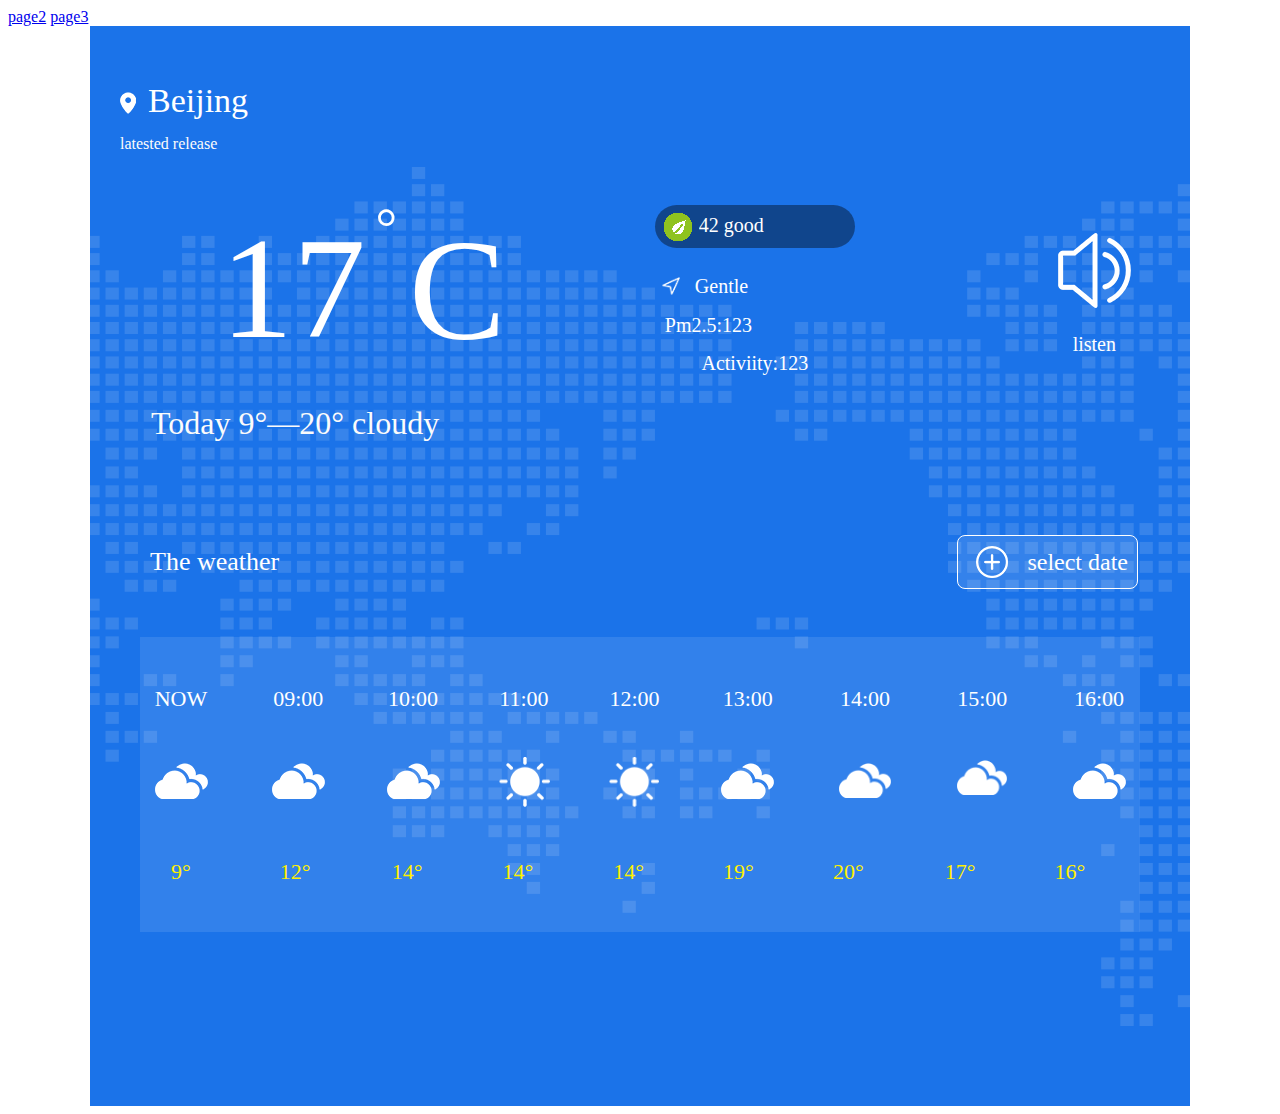
<file: chen/index.html>
<!DOCTYPE html>
<html lang="en">
<head>
  <meta charset="UTF-8">
  <meta name="viewport" content="width=device-width, initial-scale=1.0">
  <meta http-equiv="X-UA-Compatible" content="ie=edge">
  <title>Document</title>
  <link rel="stylesheet" href="master.css" />
</head>
<body>
<a href="./page2.html">page2</a>
<a href="./page3.html">page3</a>
<div class="page">
  <div class="box">
    <div class="hd">
      <img
        class="icon"
        src="./images/img_54979_0_1.png"
        data-src="./images/img_54979_0_1.png"
        alt="icon"
      />
      <span class="beijing">
        Beijing
      </span>
    </div>
    <span class="word">
      latested release
    </span>
    <div class="bd">
      <img
        class="layer"
        src="./images/img_54979_0_0.png"
        data-src="./images/img_54979_0_0.png"
        alt="layer"
      />Latest release
      <div class="container">
        <div class="outer">
          <span class="num">
            17
          </span>
          <span class="txt">
            °
          </span>
          <span class="word_1">
            C
          </span>
        </div>
        <div class="block">
          <div class="wrap">
            <img
              class="icon_1"
              src="./images/img_54979_0_14.png"
              data-src="./images/img_54979_0_14.png"
              alt="icon_1"
            />
            <span class="good">
              42 good
            </span>
          </div>
          <div class="organizationWrap">
            <img
              class="icon_2"
              src="./images/img_54979_0_2.png"
              data-src="./images/img_54979_0_2.png"
              alt="icon_2"
            />
            <span class="organization">
              Gentle wind: Leaves vibrate with gentle noise,wind can be felt
            </span>
          </div>
          <span class="activiityPrev">
            Pm2.5:123
          </span>
          <span class="activiity">
            Activiity:123
          </span>
        </div>
        <div class="group">
          <img
            class="largeIcon"
            src="./images/img_54979_0_4.png"
            data-src="./images/img_54979_0_4.png"
            alt="largeIcon"
          />
          <span class="listen">
            listen
          </span>
        </div>
      </div>
      <span class="video">
        Today 9°—20° cloudy
      </span>
      <div class="block_1">
        <span class="videoName">
          The weather forecast for the next 24 hours 
        </span>
        <div class="container_1">
          <img
            class="money"
            src="./images/img_54979_0_3.png"
            data-src="./images/img_54979_0_3.png"
            alt="money"
          />
          <span class="selectDate">
            select date
          </span>
        </div>
      </div>
      <div class="group_1">
        <div class="outer_1">
          <div class="group_2">
            <span class="now">
              NOW
            </span>
            <img
              class="largeIcon_1"
              src="./images/img_54979_0_5.png"
              data-src="./images/img_54979_0_5.png"
              alt="largeIcon_1"
            />
          </div>
          <div class="group_3">
            <span class="now_1">
              09:00
            </span>
            <img
              class="largeIcon_2"
              src="./images/img_54979_0_6.png"
              data-src="./images/img_54979_0_6.png"
              alt="largeIcon_2"
            />
          </div>
          <div class="group_4">
            <span class="now_2">
              10:00
            </span>
            <img
              class="largeIcon_3"
              src="./images/img_54979_0_10.png"
              data-src="./images/img_54979_0_10.png"
              alt="largeIcon_3"
            />
          </div>
          <div class="group_5">
            <span class="now_3">
              11:00
            </span>
            <img
              class="largeIcon_4"
              src="./images/img_54979_0_11.png"
              data-src="./images/img_54979_0_11.png"
              alt="largeIcon_4"
            />
          </div>
          <div class="group_6">
            <span class="now_4">
              12:00
            </span>
            <img
              class="largeIcon_5"
              src="./images/img_54979_0_12.png"
              data-src="./images/img_54979_0_12.png"
              alt="largeIcon_5"
            />
          </div>
          <div class="group_7">
            <span class="now_5">
              13:00
            </span>
            <img
              class="largeIcon_6"
              src="./images/img_54979_0_7.png"
              data-src="./images/img_54979_0_7.png"
              alt="largeIcon_6"
            />
          </div>
          <div class="group_8">
            <span class="now_6">
              14:00
            </span>
            <img
              class="largeIcon_7"
              src="./images/img_54979_0_8.png"
              data-src="./images/img_54979_0_8.png"
              alt="largeIcon_7"
            />
          </div>
          <div class="group_9">
            <span class="now_7">
              15:00
            </span>
            <img
              class="largeIcon_8"
              src="./images/img_54979_0_9.png"
              data-src="./images/img_54979_0_9.png"
              alt="largeIcon_8"
            />
          </div>
          <div class="group_10">
            <span class="now_8">
              16:00
            </span>
            <img
              class="largeIcon_9"
              src="./images/img_54979_0_13.png"
              data-src="./images/img_54979_0_13.png"
              alt="largeIcon_9"
            />
          </div>
        </div>
        <div class="block_2">
          <span class="word_2">
            9°
          </span>
          <span class="text">
            12°
          </span>
          <span class="txt_1">
            14°
          </span>
          <span class="word_3">
            14°
          </span>
          <span class="text_1">
            14°
          </span>
          <span class="txt_2">
            19°
          </span>
          <span class="word_4">
            20°
          </span>
          <span class="text_2">
            17°
          </span>
          <span class="txt_3">
            16°
          </span>
        </div>
      </div>
    </div>
  </div>
</div>
</body>
</html>
</file>
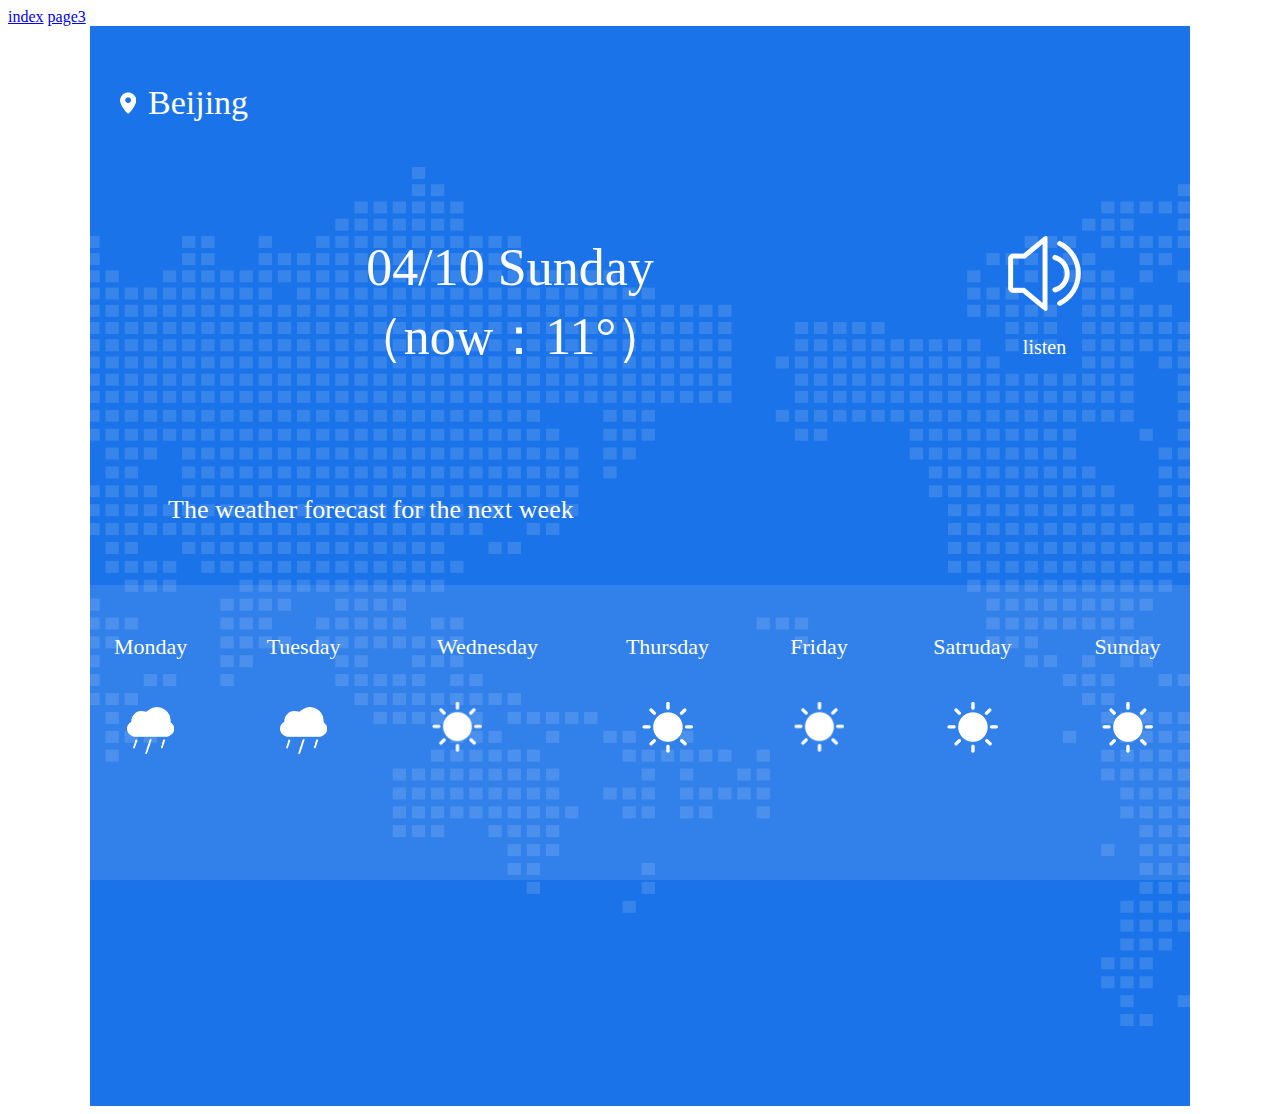
<file: chen/page2.html>
<!DOCTYPE html>
<html lang="en">
<head>
  <meta charset="UTF-8">
  <meta name="viewport" content="width=device-width, initial-scale=1.0">
  <meta http-equiv="X-UA-Compatible" content="ie=edge">
  <title>Document</title>
  <link rel="stylesheet" href="page2.css" />
</head>
<body>
<a href="./index.html">index</a>
<a href="./page3.html">page3</a>
<div class="page">
  <div class="box">
    <div class="hd">
      <img
        class="icon"
        src="./images/img_54983_0_1.png"
        data-src="./images/img_54983_0_1.png"
        alt="icon"
      />
      <span class="beijing">
        Beijing
      </span>
    </div>
    <div class="bd">
      <img
        class="layer"
        src="./images/img_54983_0_0.png"
        data-src="./images/img_54983_0_0.png"
        alt="layer"
      />
      <div class="container">
        <div class="outer">
          <span class="word">
            04/10 Sunday
          </span>
          <span class="text">
            （now：11°）
          </span>
        </div>
        <div class="block">
          <img
            class="largeIcon"
            src="./images/img_54983_0_2.png"
            data-src="./images/img_54983_0_2.png"
            alt="largeIcon"
          />
          <span class="listen">
            listen
          </span>
        </div>
      </div>
      <span class="book">
        The weather forecast for the next week
      </span>
      <div class="block_1">
        <div class="group">
          <div class="wrap">
            <span class="text_1">
              Monday
            </span>
            <img
              class="icon_1"
              src="./images/img_54983_0_3.png"
              data-src="./images/img_54983_0_3.png"
              alt="icon_1"
            />
          </div>
          <div class="wrap_1">
            <span class="text_2">
             Tuesday
            </span>
            <img
              class="icon_2"
              src="./images/img_54983_0_4.png"
              data-src="./images/img_54983_0_4.png"
              alt="icon_2"
            />
          </div>
          <div class="wrap_2">
            <span class="text_3">
              Wednesday
            </span>
            <img
              class="icon_3"
              src="./images/img_54983_0_7.png"
              data-src="./images/img_54983_0_7.png"
              alt="icon_3"
            />
          </div>
          <div class="wrap_3">
            <span class="text_4">
              Thursday
            </span>
            <img
              class="icon_4"
              src="./images/img_54983_0_8.png"
              data-src="./images/img_54983_0_8.png"
              alt="icon_4"
            />
          </div>
          <div class="wrap_4">
            <span class="text_5">
              Friday
            </span>
            <img
              class="icon_5"
              src="./images/img_54983_0_9.png"
              data-src="./images/img_54983_0_9.png"
              alt="icon_5"
            />
          </div>
          <div class="wrap_5">
            <span class="text_6">
              Satruday
            </span>
            <img
              class="icon_6"
              src="./images/img_54983_0_5.png"
              data-src="./images/img_54983_0_5.png"
              alt="icon_6"
            />
          </div>
          <div class="wrap_6">
            <span class="text_7">
              Sunday
            </span>
            <img
              class="icon_7"
              src="./images/img_54983_0_6.png"
              data-src="./images/img_54983_0_6.png"
              alt="icon_7"
            />
          </div>
        </div>
        <div class="container_1">
         
          </span>
        </div>
      </div>
    </div>
  </div>
</div>
</body>
</html>
</file>
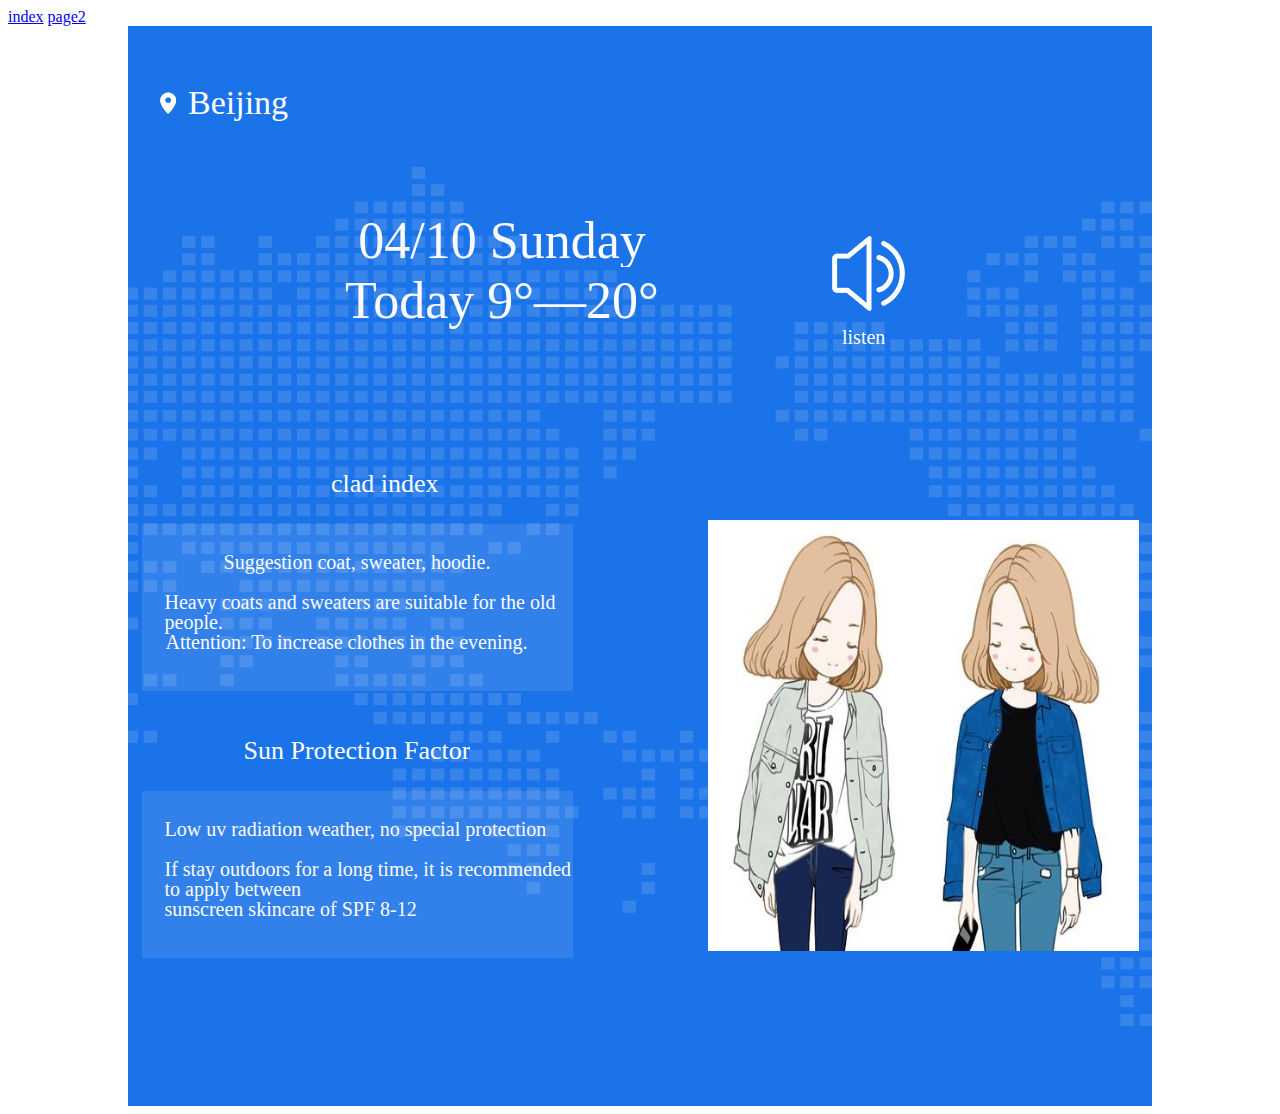
<file: chen/page3.html>
<!DOCTYPE html>
<html lang="en">
<head>
  <meta charset="UTF-8">
  <meta name="viewport" content="width=device-width, initial-scale=1.0">
  <meta http-equiv="X-UA-Compatible" content="ie=edge">
  <title>Document</title>
  <link rel="stylesheet" href="page3.css" />
</head>
<body>
<a href="./index.html">index</a>
<a href="./page2.html">page2</a>
<div class="page">
  <div class="box">
    <div class="hd">
      <img
        class="icon"
        src="./images/img_54985_0_1.png"
        data-src="./images/img_54985_0_1.png"
        alt="icon"
      />
      <span class="beijing">
        Beijing
      </span>
    </div>
    <div class="bd">
      <img
        class="layer"
        src="./images/img_54985_0_0.png"
        data-src="./images/img_54985_0_0.png"
        alt="layer"
      />
      <div class="outer">
        <div class="wrap">
          <span class="todayPrev">
            04/10 Sunday
          </span>
          <span class="today">
            Today 9°—20°
          </span>
        </div>
        <img
          class="largeIcon"
          src="./images/img_54985_0_2.png"
          data-src="./images/img_54985_0_2.png"
          alt="largeIcon"
        />
      </div>
      <span class="listen">
        listen
      </span>
      <span class="listenNext">
        clad index
      </span>
      <div class="block">
        <div class="block_1">
          <span class="info">
            sunscreen skincare of SPF 8-12
          </span>
          <span class="desc">
            If stay outdoors for a long time, it is recommended to apply between 
          </span>
          <span class="desc_1">
            Low uv radiation weather, no special protection 
          </span>
          <span class="desc_2">
            Attention:  To increase clothes in the evening.
          </span>
          <span class="desc_3">
            Heavy coats and sweaters are suitable for the old people.
          </span>
          <span class="desc_4">
            Suggestion coat, sweater, hoodie.
          </span>
          <div class="color"></div>
          <span class="text">
            Sun Protection Factor
          </span>
          <div class="color_1"></div>
        </div>
        <div class="itemWrap">
          <img
            class="item"
            src="./images/clothes.png"
            data-src="./images/clothes.png"
            alt="item"
          />
        </div>
      </div>
    </div>
  </div>
</div>
</body>
</html>
</file>
<file: chen/master.css>
.page {
  height: 1080px;
}
.page .box {
  display: flex;
  align-items: flex-start;
  flex-direction: column;
  background-color: #1b73e9;
  width: 1100px;
  height: 1080px;
  overflow: hidden;
  margin: 0 auto;
}
.page .hd {
  display: flex;
  position: relative;
  align-items: center;
  flex-direction: row;
  margin-top: 58px;
  margin-left: 30px;
  height: 37px;
}
.page .icon {
  margin-right: 12px;
  width: 16px;
  height: 22px;
}
.page .beijing {
  width: 130px;
  height: 37px;
  overflow: hidden;
  text-decoration: none;
  text-overflow: ellipsis;
  line-height: 1;
  letter-spacing: 0;
  color: #ffffff;
  font-size: 34px;
  -webkit-line-clamp: 2;
}
.page .word {
  position: relative;
  margin-top: 14px;
  margin-left: 30px;
  width: 109px;
  height: 17px;
  overflow: hidden;
  text-decoration: none;
  text-overflow: ellipsis;
  line-height: 17px;
  letter-spacing: 0;
  color: #fbfbfb;
  font-size: 16px;
  -webkit-line-clamp: 2;
}
.page .bd {
  display: flex;
  position: relative;
  align-items: flex-start;
  align-self: center;
  flex-direction: column;
  margin-top: 15px;
  width: 1600px;
  height: 859px;
}
.page .layer {
  position: absolute;
  top: 0px;
  align-self: center;
  width: 1600px;
  height: 859px;
}
.page .container {
  display: flex;
  position: relative;
  align-items: flex-start;
  align-self: center;
  flex-direction: row;
  margin-top: 20px;
  width: 839px;
  height: 169px;
}
.page .outer {
  display: flex;
  align-items: flex-end;
  flex-direction: row;
  margin-top: 33px;
  margin-right: 149px;
  height: 125px;
}
.page .num {
  margin-right: 10px;
  margin-bottom: 2px;
  text-decoration: none;
  line-height: 145px;
  letter-spacing: 0;
  color: #ffffff;
  font-size: 145px;
}
.page .txt {
  margin-right: 12px;
  margin-bottom: 108px;
  text-decoration: none;
  line-height: 54px;
  letter-spacing: 0;
  color: #ffffff;
  font-size: 54px;
}
.page .word_1 {
  text-decoration: none;
  line-height: 145px;
  letter-spacing: 0;
  color: #ffffff;
  font-size: 145px;
}
.page .block {
  display: flex;
  align-items: flex-start;
  flex-direction: column;
  margin-right: 203px;
  height: 169px;
}
.page .wrap {
  display: flex;
  position: relative;
  align-items: center;
  flex-direction: row;
  border-radius: 21.5px;
  background-color: rgba(0,0,0,0.40);
  width: 200px;
  height: 43px;
  overflow: hidden;
}
.page .icon_1 {
  margin-right: 6px;
  margin-left: 8px;
  width: 30px;
  height: 30px;
  overflow: hidden;
}
.page .good {
  width: 83px;
  height: 23px;
  overflow: hidden;
  text-decoration: none;
  text-overflow: ellipsis;
  line-height: 1;
  letter-spacing: 0;
  color: #ffffff;
  font-size: 20px;
  -webkit-line-clamp: 2;
}
.page .organizationWrap {
  display: flex;
  position: relative;
  align-items: center;
  flex-direction: row;
  margin-top: 27px;
  margin-left: 7px;
  height: 21px;
}
.page .icon_2 {
  margin-right: 15px;
  width: 18px;
  height: 18px;
}
.page .organization {
  width: 74px;
  height: 20px;
  overflow: hidden;
  text-decoration: none;
  text-overflow: ellipsis;
  line-height: 20px;
  letter-spacing: 0;
  color: #ffffff;
  font-size: 20px;
  -webkit-line-clamp: 2;
}
.page .activiityPrev {
  position: relative;
  margin-top: 21px;
  margin-left: 10px;
  max-width: 115px;
  height: 17px;
  overflow: hidden;
  text-align: left;
  text-decoration: none;
  text-overflow: ellipsis;
  line-height: 17px;
  letter-spacing: 0;
  color: #ffffff;
  font-size: 20px;
}
.page .activiity {
  position: relative;
  align-self: center;
  margin-top: 19px;
  text-align: left;
  text-decoration: none;
  line-height: 20px;
  letter-spacing: 0;
  color: #ffffff;
  font-size: 20px;
}
.page .group {
  display: flex;
  align-items: center;
  flex-direction: column;
  margin-top: 28px;
  width: 73px;
  height: 118px;
}
.page .largeIcon {
  position: relative;
  width: 73px;
  height: 75px;
}
.page .listen {
  position: relative;
  margin-top: 26px;
  text-decoration: none;
  line-height: 20px;
  letter-spacing: 0;
  color: #ffffff;
  font-size: 20px;
}
.page .video {
  position: relative;
  margin-top: 32px;
  margin-left: 311px;
  width: 385px;
  height: 37px;
  overflow: hidden;
  text-decoration: none;
  text-overflow: ellipsis;
  line-height: 35px;
  letter-spacing: 0;
  color: #fbfbfb;
  font-size: 32px;
  -webkit-line-clamp: 2;
}
.page .block_1 {
  display: flex;
  position: relative;
  align-items: center;
  align-self: center;
  flex-direction: row;
  justify-content: space-between;
  margin-top: 92px;
  width: 996px;
  height: 54px;
}
.page .videoName {
  width: 191px;
  height: 26px;
  overflow: hidden;
  text-decoration: none;
  text-overflow: ellipsis;
  line-height: 26px;
  letter-spacing: 0;
  color: #ffffff;
  font-size: 26px;
  -webkit-line-clamp: 2;
  margin-left: 8px;
}
.page .container_1 {
  box-sizing: border-box;
  display: flex;
  align-items: center;
  flex-direction: row;
  border-width: 1px;
  border-style: solid;
  border-radius: 8px;
  border-color: rgba(255,255,255,1);
  background-color: rgba(255,255,255,0.11);
  padding-right: 9px;
  padding-left: 18px;
  height: 54px;
  overflow: hidden;
}
.page .money {
  width: 32px;
  height: 32px;
}
.page .selectDate {
  margin-left: 19px;
  text-decoration: none;
  line-height: 24px;
  letter-spacing: 0;
  color: #ffffff;
  font-size: 24px;
}
.page .group_1 {
  display: flex;
  position: relative;
  align-items: flex-start;
  align-self: center;
  flex-direction: column;
  margin-top: 48px;
  background-color: rgba(255,255,255,0.10);
  width: 1000px;
  height: 295px;
  overflow: hidden;
}
.page .outer_1 {
  display: flex;
  position: relative;
  align-items: flex-start;
  align-self: center;
  flex-direction: row;
  justify-content: space-between;
  margin-top: 51px;
  width: 975px;
  height: 115px;
}
.page .group_2 {
  display: flex;
  align-items: center;
  flex-direction: column;
  width: 57px;
  height: 107px;
}
.page .now {
  position: relative;
  text-decoration: none;
  line-height: 22px;
  letter-spacing: 0;
  color: #ffffff;
  font-size: 22px;
}
.page .largeIcon_1 {
  position: relative;
  margin-top: 53px;
  width: 53px;
  height: 36px;
}
.page .group_3 {
  display: flex;
  align-items: center;
  flex-direction: column;
  width: 59px;
  height: 107px;
}
.page .now_1 {
  position: relative;
  text-decoration: none;
  line-height: 22px;
  letter-spacing: 0;
  color: #ffffff;
  font-size: 22px;
}
.page .largeIcon_2 {
  position: relative;
  margin-top: 53px;
  width: 53px;
  height: 36px;
}
.page .group_4 {
  display: flex;
  align-items: flex-start;
  flex-direction: column;
  height: 107px;
}
.page .now_2 {
  position: relative;
  margin-left: 1px;
  text-decoration: none;
  line-height: 22px;
  letter-spacing: 0;
  color: #ffffff;
  font-size: 22px;
}
.page .largeIcon_3 {
  position: relative;
  margin-top: 53px;
  width: 53px;
  height: 36px;
}
.page .group_5 {
  display: flex;
  align-items: flex-start;
  flex-direction: column;
  height: 115px;
}
.page .now_3 {
  position: relative;
  text-decoration: none;
  line-height: 22px;
  letter-spacing: 0;
  color: #ffffff;
  font-size: 22px;
}
.page .largeIcon_4 {
  position: relative;
  margin-top: 47px;
  width: 51px;
  height: 50px;
}
.page .group_6 {
  display: flex;
  align-items: flex-start;
  flex-direction: column;
  height: 115px;
}
.page .now_4 {
  position: relative;
  text-decoration: none;
  line-height: 22px;
  letter-spacing: 0;
  color: #ffffff;
  font-size: 22px;
}
.page .largeIcon_5 {
  position: relative;
  margin-top: 47px;
  width: 50px;
  height: 50px;
}
.page .group_7 {
  display: flex;
  align-items: center;
  flex-direction: column;
  width: 58px;
  height: 107px;
}
.page .now_5 {
  position: relative;
  text-decoration: none;
  line-height: 22px;
  letter-spacing: 0;
  color: #ffffff;
  font-size: 22px;
}
.page .largeIcon_6 {
  position: relative;
  margin-top: 53px;
  width: 53px;
  height: 36px;
}
.page .group_8 {
  display: flex;
  align-items: center;
  flex-direction: column;
  width: 58px;
  height: 107px;
}
.page .now_6 {
  position: relative;
  text-decoration: none;
  line-height: 22px;
  letter-spacing: 0;
  color: #ffffff;
  font-size: 22px;
}
.page .largeIcon_7 {
  position: relative;
  margin-top: 53px;
  width: 52px;
  height: 36px;
}
.page .group_9 {
  display: flex;
  align-items: center;
  flex-direction: column;
  width: 58px;
  height: 107px;
}
.page .now_7 {
  position: relative;
  text-decoration: none;
  line-height: 22px;
  letter-spacing: 0;
  color: #ffffff;
  font-size: 22px;
}
.page .largeIcon_8 {
  position: relative;
  margin-top: 50px;
  width: 50px;
  height: 36px;
}
.page .group_10 {
  display: flex;
  align-items: center;
  flex-direction: column;
  width: 57px;
  height: 107px;
}
.page .now_8 {
  position: relative;
  text-decoration: none;
  line-height: 22px;
  letter-spacing: 0;
  color: #ffffff;
  font-size: 22px;
}
.page .largeIcon_9 {
  position: relative;
  margin-top: 53px;
  width: 53px;
  height: 36px;
}
.page .block_2 {
  display: flex;
  position: relative;
  align-items: center;
  flex-direction: row;
  margin-top: 60px;
  margin-left: 31px;
  height: 18px;
}
.page .word_2 {
  margin-right: 89px;
  text-decoration: none;
  line-height: 22px;
  letter-spacing: 0;
  color: #fff000;
  font-size: 22px;
}
.page .text {
  margin-right: 81px;
  text-decoration: none;
  line-height: 22px;
  letter-spacing: 0;
  color: #fff000;
  font-size: 22px;
}
.page .txt_1 {
  margin-right: 80px;
  text-decoration: none;
  line-height: 22px;
  letter-spacing: 0;
  color: #fff000;
  font-size: 22px;
}
.page .word_3 {
  margin-right: 80px;
  text-decoration: none;
  line-height: 22px;
  letter-spacing: 0;
  color: #fff000;
  font-size: 22px;
}
.page .text_1 {
  margin-right: 79px;
  text-decoration: none;
  line-height: 22px;
  letter-spacing: 0;
  color: #fff000;
  font-size: 22px;
}
.page .txt_2 {
  margin-right: 79px;
  text-decoration: none;
  line-height: 22px;
  letter-spacing: 0;
  color: #fff000;
  font-size: 22px;
}
.page .word_4 {
  margin-right: 81px;
  text-decoration: none;
  line-height: 22px;
  letter-spacing: 0;
  color: #fff000;
  font-size: 22px;
}
.page .text_2 {
  margin-right: 79px;
  text-decoration: none;
  line-height: 22px;
  letter-spacing: 0;
  color: #fff000;
  font-size: 22px;
}
.page .txt_3 {
  text-decoration: none;
  line-height: 22px;
  letter-spacing: 0;
  color: #fff000;
  font-size: 22px;
}
</file>
<file: chen/page2.css>
.page {
  height: 1080px;
}
.page .box {
  display: flex;
  align-items: flex-start;
  flex-direction: column;
  background-color: #1b73e9;
  width: 1100px;
  height: 1080px;
  overflow: hidden;
  margin: 0 auto;
}
.page .hd {
  display: flex;
  position: relative;
  align-items: center;
  flex-direction: row;
  margin-top: 58px;
  margin-left: 30px;
  height: 37px;
}
.page .icon {
  margin-right: 12px;
  width: 16px;
  height: 22px;
}
.page .beijing {
  -webkit-line-clamp: 2;
  width: 130px;
  height: 41px;
  overflow: hidden;
  text-decoration: none;
  text-overflow: ellipsis;
  line-height: 41px;
  letter-spacing: 0;
  color: #ffffff;
  font-size: 34px;
}
.page .bd {
  display: flex;
  position: relative;
  align-items: flex-start;
  align-self: center;
  flex-direction: column;
  margin-top: 46px;
  width: 1600px;
  height: 859px;
}
.page .layer {
  position: absolute;
  top: 0px;
  align-self: center;
  width: 1600px;
  height: 859px;
}
.page .container {
  display: flex;
  position: relative;
  align-items: flex-start;
  flex-direction: row;
  justify-content: space-between;
  margin-top: 69px;
  margin-left: 444px;
  width: 797px;
  height: 117px;
}
.page .outer {
  display: flex;
  align-items: center;
  flex-direction: column;
  margin-top: 1px;
  width: 452px;
}
.page .word {
  position: relative;
  max-width: 368px;
  height: 60px;
  overflow: hidden;
  text-align: center;
  text-decoration: none;
  text-overflow: ellipsis;
  line-height: 62px;
  letter-spacing: 0;
  color: #fbfbfb;
  font-size: 52px;
}
.page .text {
  -webkit-line-clamp: 2;
  position: relative;
  width: 5002px;
  height: 80px;
  overflow: hidden;
  text-align: center;
  text-decoration: none;
  text-overflow: ellipsis;
  line-height: 80px;
  letter-spacing: 0;
  color: #fbfbfb;
  font-size: 52px;
}
.page .block {
  display: flex;
  align-items: center;
  flex-direction: column;
  width: 73px;
  height: 117px;
}
.page .largeIcon {
  position: relative;
  width: 73px;
  height: 75px;
}
.page .listen {
  position: relative;
  margin-top: 26px;
  text-decoration: none;
  line-height: 20px;
  letter-spacing: 0;
  color: #ffffff;
  font-size: 20px;
}
.page .book {
  position: relative;
  margin-top: 144px;
  margin-left: 328px;
  max-width: 1272px;
  height: 26px;
  overflow: hidden;
  text-decoration: none;
  text-overflow: ellipsis;
  line-height: 26px;
  letter-spacing: 0;
  color: #ffffff;
  font-size: 26px;
}
.page .block_1 {
  display: flex;
  position: relative;
  align-items: center;
  align-self: center;
  flex-direction: column;
  margin-top: 62px;
  background-color: rgba(255,255,255,0.10);
  width: 1200px;
  height: 295px;
  overflow: hidden;
}
.page .group {
  display: flex;
  position: relative;
  align-items: center;
  flex-direction: row;
  margin-top: 50px;
  height: 118px;
}
.page .wrap {
  display: flex;
  align-items: center;
  flex-direction: column;
  margin-right: 106px;
  width: 47px;
  height: 117px;
}
.page .text_1 {
  position: relative;
  text-decoration: none;
  line-height: 22px;
  letter-spacing: 0;
  color: #ffffff;
  font-size: 22px;
}
.page .icon_1 {
  position: relative;
  margin-top: 49px;
  width: 47px;
  height: 47px;
}
.page .wrap_1 {
  display: flex;
  align-items: center;
  flex-direction: column;
  margin-right: 105px;
  width: 47px;
  height: 117px;
}
.page .text_2 {
  position: relative;
  text-decoration: none;
  line-height: 22px;
  letter-spacing: 0;
  color: #ffffff;
  font-size: 22px;
}
.page .icon_2 {
  position: relative;
  margin-top: 49px;
  width: 47px;
  height: 47px;
}
.page .wrap_2 {
  display: flex;
  align-items: flex-start;
  flex-direction: column;
  margin-right: 104px;
  height: 116px;
}
.page .text_3 {
  position: relative;
  margin-left: 5px;
  text-decoration: none;
  line-height: 22px;
  letter-spacing: 0;
  color: #ffffff;
  font-size: 22px;
}
.page .icon_3 {
  position: relative;
  margin-top: 44px;
  width: 50px;
  height: 51px;
}
.page .wrap_3 {
  display: flex;
  align-items: center;
  flex-direction: column;
  margin-right: 101px;
  width: 51px;
  height: 116px;
}
.page .text_4 {
  position: relative;
  text-decoration: none;
  line-height: 22px;
  letter-spacing: 0;
  color: #ffffff;
  font-size: 22px;
}
.page .icon_4 {
  position: relative;
  margin-top: 44px;
  width: 51px;
  height: 51px;
}
.page .wrap_4 {
  display: flex;
  align-items: center;
  flex-direction: column;
  margin-right: 103px;
  width: 50px;
  height: 116px;
}
.page .text_5 {
  position: relative;
  text-decoration: none;
  line-height: 22px;
  letter-spacing: 0;
  color: #ffffff;
  font-size: 22px;
}
.page .icon_5 {
  position: relative;
  margin-top: 44px;
  width: 50px;
  height: 51px;
}
.page .wrap_5 {
  display: flex;
  align-items: center;
  flex-direction: column;
  margin-right: 104px;
  width: 51px;
  height: 117px;
}
.page .text_6 {
  position: relative;
  text-decoration: none;
  line-height: 22px;
  letter-spacing: 0;
  color: #ffffff;
  font-size: 22px;
}
.page .icon_6 {
  position: relative;
  margin-top: 44px;
  width: 51px;
  height: 51px;
}
.page .wrap_6 {
  display: flex;
  align-items: center;
  flex-direction: column;
  width: 51px;
  height: 116px;
}
.page .text_7 {
  position: relative;
  text-decoration: none;
  line-height: 22px;
  letter-spacing: 0;
  color: #ffffff;
  font-size: 22px;
}
.page .icon_7 {
  position: relative;
  margin-top: 44px;
  width: 51px;
  height: 51px;
}
.page .container_1 {
  display: flex;
  position: relative;
  align-items: center;
  flex-direction: row;
  margin-top: 58px;
  height: 20px;
}
.page .txt {
  margin-right: 98px;
  text-decoration: none;
  line-height: 22px;
  letter-spacing: 0;
  color: #fff000;
  font-size: 22px;
}
.page .word_1 {
  margin-right: 96px;
  text-decoration: none;
  line-height: 22px;
  letter-spacing: 0;
  color: #fff000;
  font-size: 22px;
}
.page .text_8 {
  margin-right: 95px;
  text-decoration: none;
  line-height: 22px;
  letter-spacing: 0;
  color: #fff000;
  font-size: 22px;
}
.page .txt_1 {
  margin-right: 95px;
  text-decoration: none;
  line-height: 22px;
  letter-spacing: 0;
  color: #fff000;
  font-size: 22px;
}
.page .word_2 {
  margin-right: 93px;
  text-decoration: none;
  line-height: 22px;
  letter-spacing: 0;
  color: #fff000;
  font-size: 22px;
}
.page .text_9 {
  margin-right: 97px;
  text-decoration: none;
  line-height: 22px;
  letter-spacing: 0;
  color: #fff000;
  font-size: 22px;
}
.page .txt_2 {
  text-decoration: none;
  line-height: 22px;
  letter-spacing: 0;
  color: #fff000;
  font-size: 22px;
}
</file>
<file: chen/page3.css>
.page {
  height: 1080px;
}
.page .box {
  display: flex;
  align-items: flex-start;
  flex-direction: column;
  background-color: #1b73e9;
  width: 1024px;
  height: 1080px;
  overflow: hidden;
  margin: 0 auto;
}
.page .hd {
  display: flex;
  position: relative;
  align-items: center;
  flex-direction: row;
  margin-top: 58px;
  margin-left: 32px;
  height: 37px;
}
.page .icon {
  margin-right: 12px;
  width: 16px;
  height: 22px;
}
.page .beijing {
  -webkit-line-clamp: 2;
  width: 120px;
  height: 60px;
  overflow: hidden;
  text-decoration: none;
  text-overflow: ellipsis;
  line-height: 60px;
  letter-spacing: 0;
  color: #ffffff;
  font-size: 34px;
}
.page .bd {
  display: flex;
  position: relative;
  align-items: flex-start;
  align-self: center;
  flex-direction: column;
  margin-top: 46px;
  width: 1600px;
  height: 859px;
}
.page .layer {
  position: absolute;
  top: 0px;
  align-self: center;
  width: 1600px;
  height: 859px;
}
.page .outer {
  display: flex;
  position: relative;
  align-items: center;
  flex-direction: row;
  justify-content: space-between;
  margin-top: 53px;
  margin-left: 485px;
  width: 750px;
  height: 107px;
}
.page .wrap {
  display: flex;
  align-items: center;
  flex-direction: column;
  width: 354px;
}
.page .todayPrev {
  position: relative;
  max-width: 318px;
  height: 52px;
  overflow: hidden;
  text-align: center;
  text-decoration: none;
  text-overflow: ellipsis;
  line-height: 52px;
  letter-spacing: 0;
  color: #fbfbfb;
  font-size: 52px;
}
.page .today {
  position: relative;
  margin-top: 2px;
  width: 354px;
  height: 64px;
  overflow: hidden;
  text-align: center;
  text-decoration: none;
  text-overflow: ellipsis;
  line-height: 64px;
  letter-spacing: 0;
  color: #fbfbfb;
  font-size: 52px;
  -webkit-line-clamp: 2;
}
.page .largeIcon {
  width: 73px;
  height: 75px;
  position: relative;
  left: -170px;
}
.page .listen {
  position: relative;
  margin-left: 1002px;
  max-width: 421px;
  height: 20px;
  overflow: hidden;
  text-decoration: none;
  text-overflow: ellipsis;
  line-height: 20px;
  letter-spacing: 0;
  color: #ffffff;
  font-size: 20px;
}
.page .listenNext {
  position: relative;
  margin-top: 124px;
  margin-left: 491px;
  max-width: 1109px;
  height: 25px;
  overflow: hidden;
  text-decoration: none;
  text-overflow: ellipsis;
  line-height: 26px;
  letter-spacing: 0;
  color: #ffffff;
  font-size: 26px;
}
.page .block {
  display: flex;
  position: relative;
  align-items: center;
  align-self: center;
  flex-direction: row;
  justify-content: space-between;
  margin-top: 24px;
  width: 997px;
  height: 438px;
}
.page .block_1 {
  display: flex;
  position: relative;
  align-items: center;
  flex-direction: column;
  margin-top: 4px;
  width: 431px;
  height: 434px;
}
.page .info {
  position: absolute;
  bottom: 39px;
  left: 23px;
  text-align: left;
  text-decoration: none;
  line-height: 20px;
  letter-spacing: 0;
  color: #fbfbfb;
  font-size: 20px;
}
.page .desc {
  position: absolute;
  top: 335px;
  left: 23px;
  text-align: left;
  text-decoration: none;
  line-height: 20px;
  letter-spacing: 0;
  color: #fbfbfb;
  font-size: 20px;
}
.page .desc_1 {
  position: absolute;
  top: 295px;
  left: 23px;
  text-align: left;
  text-decoration: none;
  line-height: 20px;
  letter-spacing: 0;
  color: #fbfbfb;
  font-size: 20px;
}
.page .desc_2 {
  position: absolute;
  top: 108px;
  left: 24px;
  text-align: left;
  text-decoration: none;
  line-height: 20px;
  letter-spacing: 0;
  color: #fbfbfb;
  font-size: 20px;
}
.page .desc_3 {
  position: absolute;
  top: 68px;
  left: 23px;
  text-align: left;
  text-decoration: none;
  line-height: 20px;
  letter-spacing: 0;
  color: #fbfbfb;
  font-size: 20px;
}
.page .desc_4 {
  position: absolute;
  top: 28px;
  align-self: center;
  text-align: left;
  text-decoration: none;
  line-height: 20px;
  letter-spacing: 0;
  color: #fbfbfb;
  font-size: 20px;
}
.page .color {
  position: relative;
  background-color: rgba(255,255,255,0.10);
  width: 431px;
  height: 167px;
  overflow: hidden;
}
.page .text {
  position: relative;
  margin-top: 47px;
  max-width: 255px;
  height: 26px;
  overflow: hidden;
  text-decoration: none;
  text-overflow: ellipsis;
  line-height: 26px;
  letter-spacing: 0;
  color: #ffffff;
  font-size: 26px;
}
.page .color_1 {
  position: relative;
  margin-top: 27px;
  background-color: rgba(255,255,255,0.10);
  width: 431px;
  height: 167px;
  overflow: hidden;
}
.page .itemWrap {
  display: flex;
  align-items: center;
  flex-direction: row;
  justify-content: center;
  margin-top: -7px;
  background-color: #000000;
  width: 431x;
  height: 431px;
  overflow: hidden;
}
.page .item {
  width: 431px;
  height: 431px;
}
</file>
